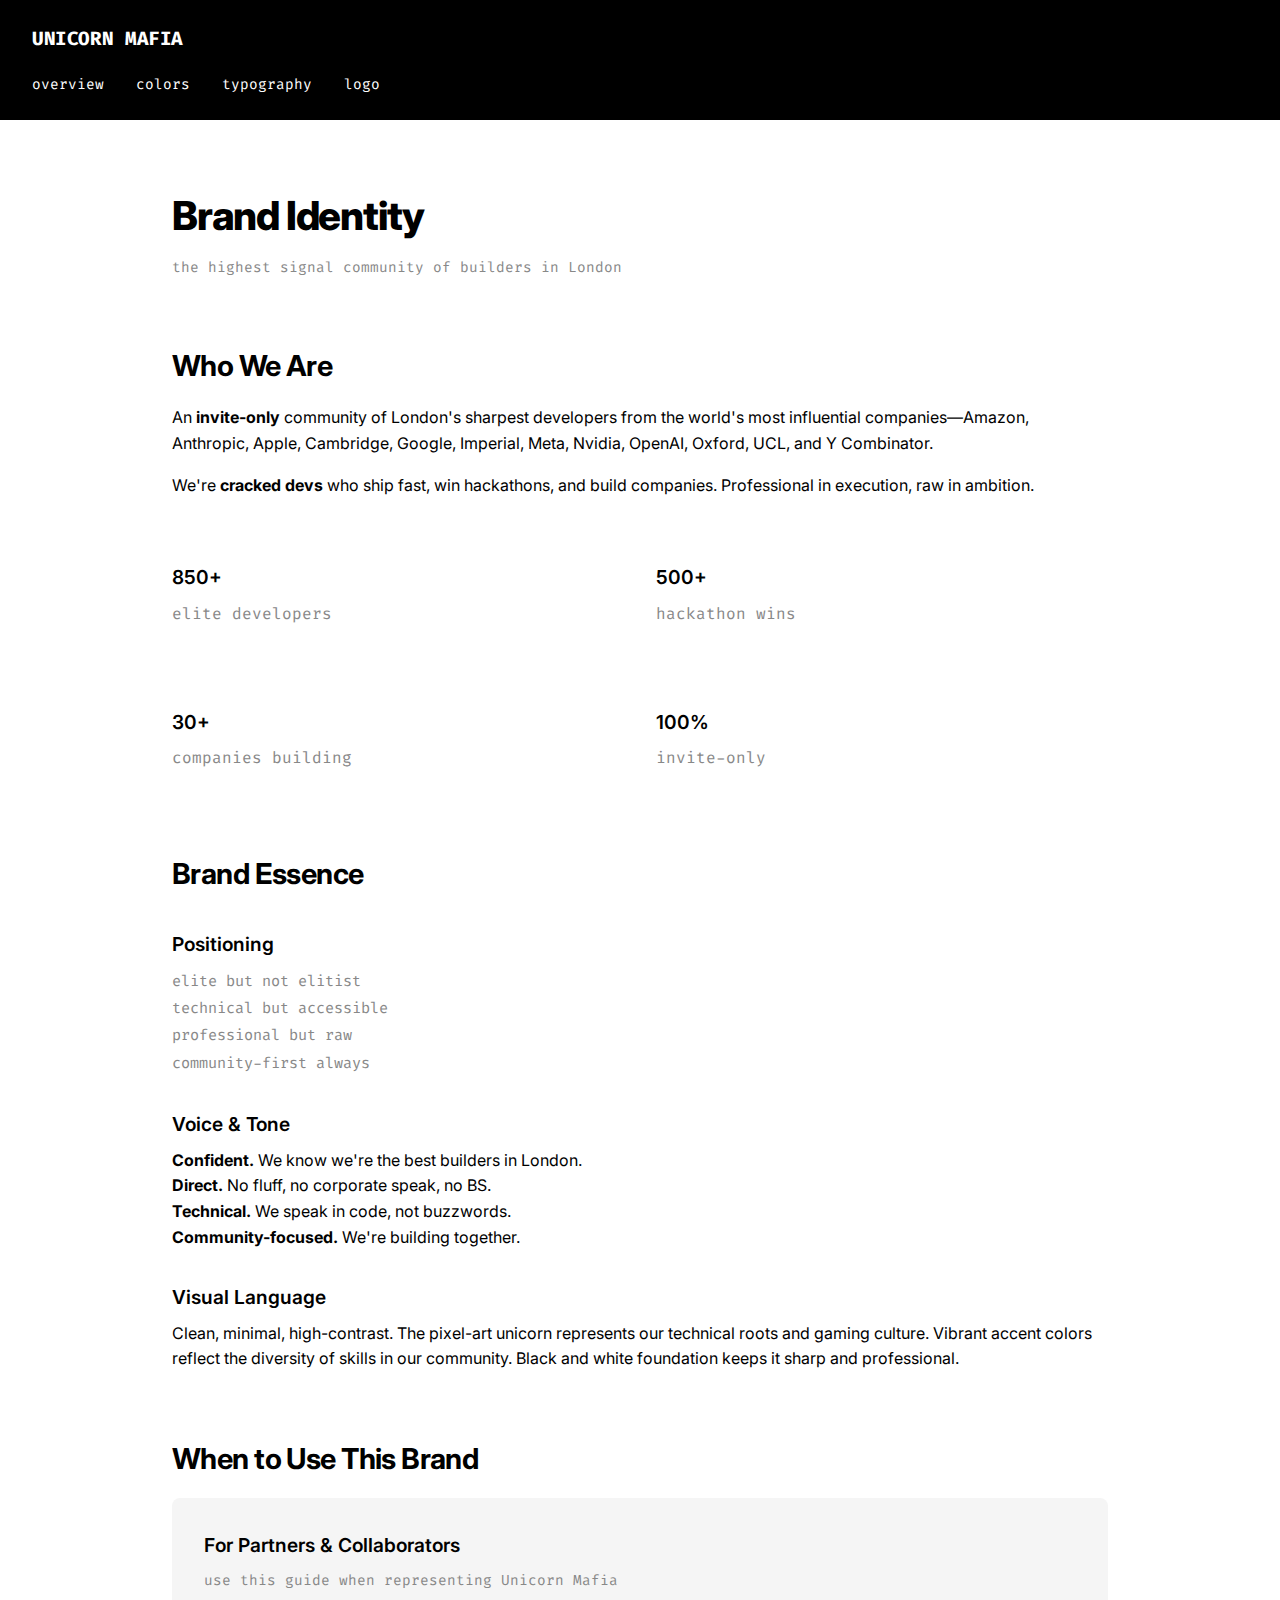
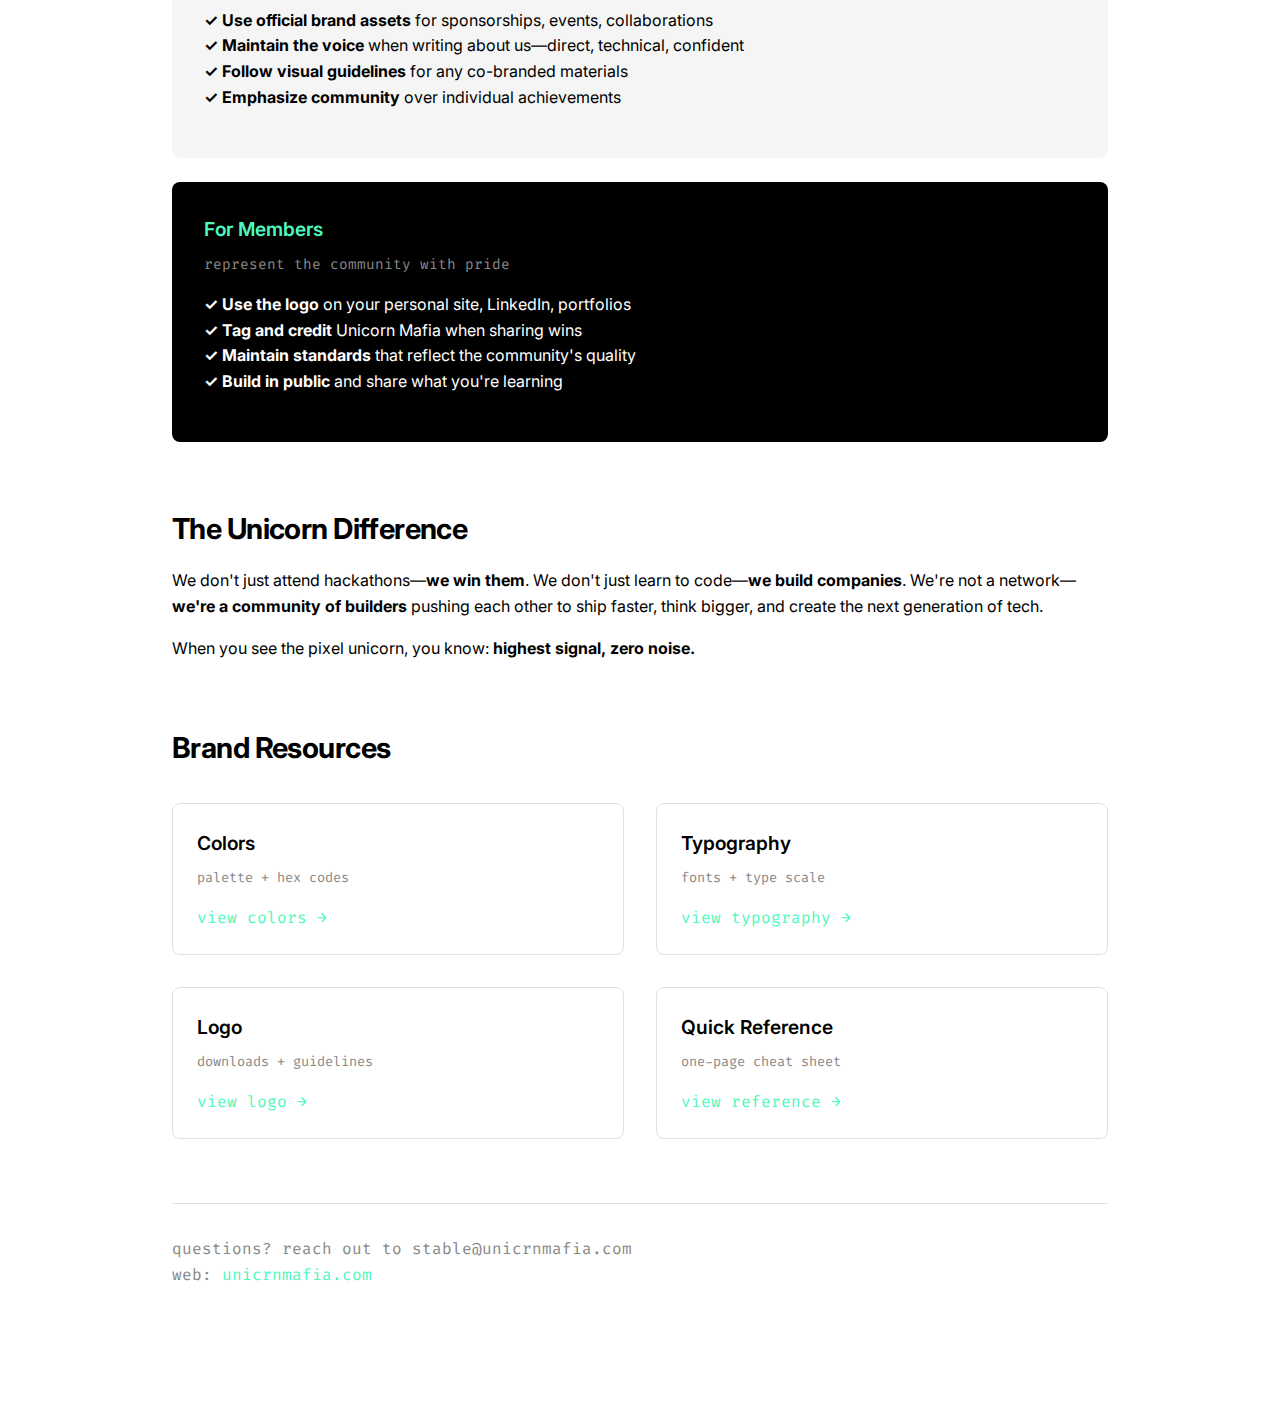
<file: index.html>
<!DOCTYPE html>
<html lang="en">
<head>
    <meta charset="UTF-8">
    <meta name="viewport" content="width=device-width, initial-scale=1.0">
    <title>Unicorn Mafia Brand Guide</title>
    <link rel="stylesheet" href="css/style.css">
    <link href="https://fonts.googleapis.com/css2?family=Inter:wght@400;600;700;800&family=Fira+Code&display=swap" rel="stylesheet">
</head>
<body>
    <nav>
        <a href="index.html" class="brand">UNICORN MAFIA</a>
        <ul>
            <li><a href="index.html">overview</a></li>
            <li><a href="colors.html">colors</a></li>
            <li><a href="typography.html">typography</a></li>
            <li><a href="logo.html">logo</a></li>
        </ul>
    </nav>

    <div class="container">
        <h1>Brand Identity</h1>
        <p class="subtitle">the highest signal community of builders in London</p>

        <section>
            <h2>Who We Are</h2>
            <p>An <strong>invite-only</strong> community of London's sharpest developers from the world's most influential companies—Amazon, Anthropic, Apple, Cambridge, Google, Imperial, Meta, Nvidia, OpenAI, Oxford, UCL, and Y Combinator.</p>
            
            <p>We're <strong>cracked devs</strong> who ship fast, win hackathons, and build companies. Professional in execution, raw in ambition.</p>

            <div class="grid-2" style="margin-top: 2rem;">
                <div>
                    <h3>850+</h3>
                    <p class="mono text-gray">elite developers</p>
                </div>
                <div>
                    <h3>500+</h3>
                    <p class="mono text-gray">hackathon wins</p>
                </div>
                <div>
                    <h3>30+</h3>
                    <p class="mono text-gray">companies building</p>
                </div>
                <div>
                    <h3>100%</h3>
                    <p class="mono text-gray">invite-only</p>
                </div>
            </div>
        </section>

        <section>
            <h2>Brand Essence</h2>
            
            <h3>Positioning</h3>
            <p class="mono text-gray" style="font-size: 0.95rem; line-height: 1.8;">
                elite but not elitist<br>
                technical but accessible<br>
                professional but raw<br>
                community-first always
            </p>

            <h3 style="margin-top: 2rem;">Voice & Tone</h3>
            <p><strong>Confident.</strong> We know we're the best builders in London.<br>
            <strong>Direct.</strong> No fluff, no corporate speak, no BS.<br>
            <strong>Technical.</strong> We speak in code, not buzzwords.<br>
            <strong>Community-focused.</strong> We're building together.</p>

            <h3 style="margin-top: 2rem;">Visual Language</h3>
            <p>Clean, minimal, high-contrast. The pixel-art unicorn represents our technical roots and gaming culture. Vibrant accent colors reflect the diversity of skills in our community. Black and white foundation keeps it sharp and professional.</p>
        </section>

        <section>
            <h2>When to Use This Brand</h2>
            
            <div style="background: #F5F5F5; padding: 2rem; border-radius: 8px; margin-top: 1rem;">
                <h3 style="margin-top: 0;">For Partners & Collaborators</h3>
                <p class="mono text-gray" style="font-size: 0.9rem; margin-bottom: 1rem;">use this guide when representing Unicorn Mafia</p>
                
                <p><strong>✓ Use official brand assets</strong> for sponsorships, events, collaborations<br>
                <strong>✓ Maintain the voice</strong> when writing about us—direct, technical, confident<br>
                <strong>✓ Follow visual guidelines</strong> for any co-branded materials<br>
                <strong>✓ Emphasize community</strong> over individual achievements</p>
            </div>

            <div style="background: #000; color: #fff; padding: 2rem; border-radius: 8px; margin-top: 1.5rem;">
                <h3 style="margin-top: 0; color: #4EF9BD;">For Members</h3>
                <p class="mono" style="font-size: 0.9rem; margin-bottom: 1rem; color: #888;">represent the community with pride</p>
                
                <p><strong>✓ Use the logo</strong> on your personal site, LinkedIn, portfolios<br>
                <strong>✓ Tag and credit</strong> Unicorn Mafia when sharing wins<br>
                <strong>✓ Maintain standards</strong> that reflect the community's quality<br>
                <strong>✓ Build in public</strong> and share what you're learning</p>
            </div>
        </section>

        <section>
            <h2>The Unicorn Difference</h2>
            <p>We don't just attend hackathons—<strong>we win them</strong>. We don't just learn to code—<strong>we build companies</strong>. We're not a network—<strong>we're a community of builders</strong> pushing each other to ship faster, think bigger, and create the next generation of tech.</p>

            <p>When you see the pixel unicorn, you know: <strong>highest signal, zero noise.</strong></p>
        </section>

        <section>
            <h2>Brand Resources</h2>
            <div class="grid-2">
                <div style="border: 1px solid #E0E0E0; padding: 1.5rem; border-radius: 8px;">
                    <h3 style="margin-top: 0;">Colors</h3>
                    <p class="mono text-gray" style="font-size: 0.85rem;">palette + hex codes</p>
                    <a href="colors.html" class="mono" style="color: #4EF9BD; text-decoration: none;">view colors →</a>
                </div>
                <div style="border: 1px solid #E0E0E0; padding: 1.5rem; border-radius: 8px;">
                    <h3 style="margin-top: 0;">Typography</h3>
                    <p class="mono text-gray" style="font-size: 0.85rem;">fonts + type scale</p>
                    <a href="typography.html" class="mono" style="color: #4EF9BD; text-decoration: none;">view typography →</a>
                </div>
                <div style="border: 1px solid #E0E0E0; padding: 1.5rem; border-radius: 8px;">
                    <h3 style="margin-top: 0;">Logo</h3>
                    <p class="mono text-gray" style="font-size: 0.85rem;">downloads + guidelines</p>
                    <a href="logo.html" class="mono" style="color: #4EF9BD; text-decoration: none;">view logo →</a>
                </div>
                <div style="border: 1px solid #E0E0E0; padding: 1.5rem; border-radius: 8px;">
                    <h3 style="margin-top: 0;">Quick Reference</h3>
                    <p class="mono text-gray" style="font-size: 0.85rem;">one-page cheat sheet</p>
                    <a href="quick-reference.html" class="mono" style="color: #4EF9BD; text-decoration: none;">view reference →</a>
                </div>
            </div>
        </section>

        <section style="border-top: 1px solid #E0E0E0; padding-top: 2rem;">
            <p class="mono text-gray">
                questions? reach out to stable@unicrnmafia.com<br>
                web: <a href="https://www.unicrnmafia.com" target="_blank" style="color: #4EF9BD; text-decoration: none;">unicrnmafia.com</a>
            </p>
        </section>
    </div>
</body>
</html>
</file>
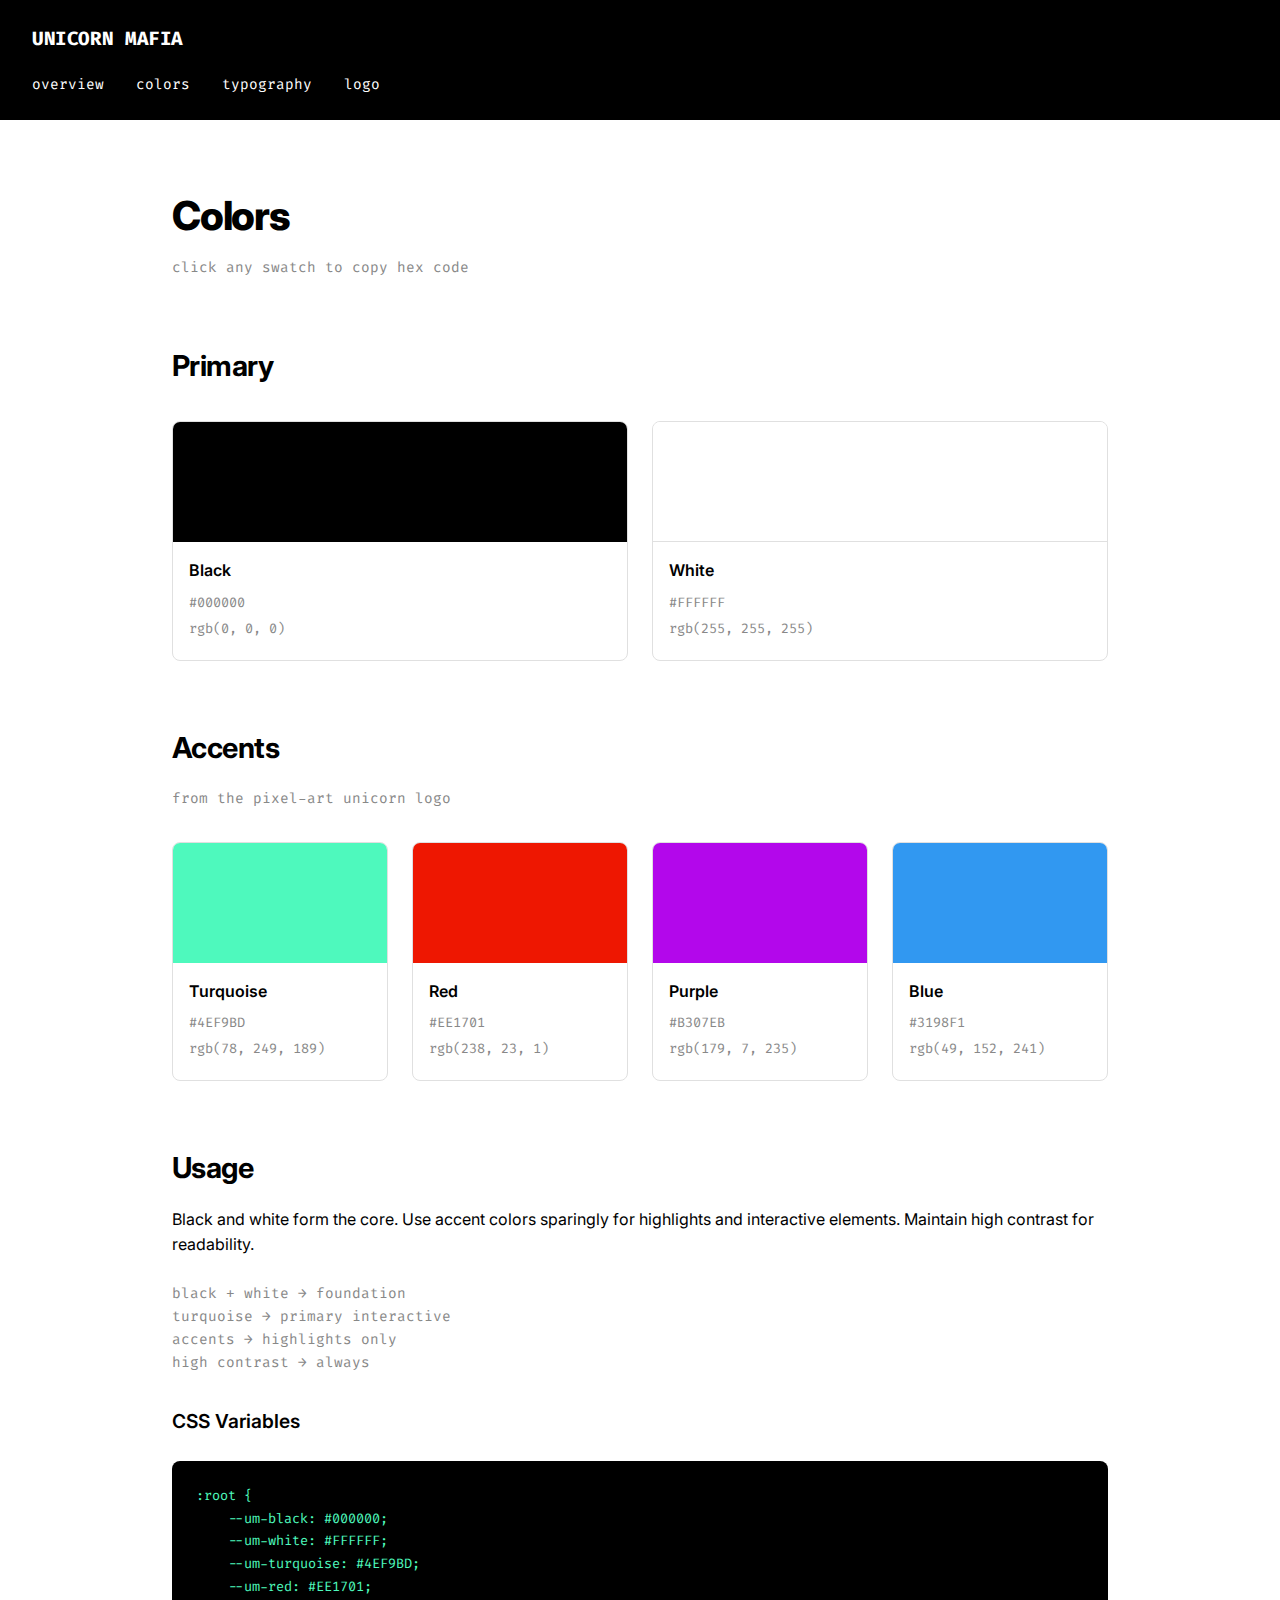
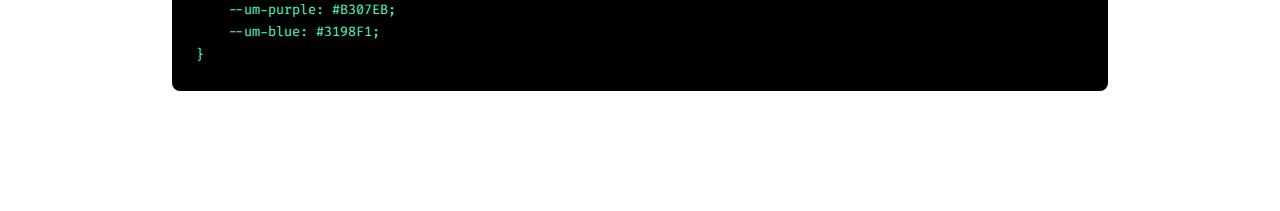
<file: colors.html>
<!DOCTYPE html>
<html lang="en">
<head>
    <meta charset="UTF-8">
    <meta name="viewport" content="width=device-width, initial-scale=1.0">
    <title>Colors - Unicorn Mafia Brand Guide</title>
    <link rel="stylesheet" href="css/style.css">
    <link href="https://fonts.googleapis.com/css2?family=Inter:wght@400;600;700;800&family=Fira+Code&display=swap" rel="stylesheet">
</head>
<body>
    <nav>
        <a href="index.html" class="brand">UNICORN MAFIA</a>
        <ul>
            <li><a href="index.html">overview</a></li>
            <li><a href="colors.html">colors</a></li>
            <li><a href="typography.html">typography</a></li>
            <li><a href="logo.html">logo</a></li>
        </ul>
    </nav>

    <div class="container">
        <h1>Colors</h1>
        <p class="subtitle">click any swatch to copy hex code</p>

        <section>
            <h2>Primary</h2>
            <div class="color-grid">
                <div class="color-card" onclick="copyColor('#000000', this)">
                    <div class="color-swatch" style="background: #000000;"></div>
                    <div class="color-info">
                        <div class="color-name">Black</div>
                        <span class="color-code">#000000</span>
                        <span class="color-code">rgb(0, 0, 0)</span>
                    </div>
                </div>

                <div class="color-card" onclick="copyColor('#FFFFFF', this)">
                    <div class="color-swatch" style="background: #FFFFFF; border-bottom: 1px solid #E0E0E0;"></div>
                    <div class="color-info">
                        <div class="color-name">White</div>
                        <span class="color-code">#FFFFFF</span>
                        <span class="color-code">rgb(255, 255, 255)</span>
                    </div>
                </div>
            </div>
        </section>

        <section>
            <h2>Accents</h2>
            <p class="mono text-gray" style="font-size: 0.9rem; margin-bottom: 1rem;">from the pixel-art unicorn logo</p>
            
            <div class="color-grid">
                <div class="color-card" onclick="copyColor('#4EF9BD', this)">
                    <div class="color-swatch" style="background: #4EF9BD;"></div>
                    <div class="color-info">
                        <div class="color-name">Turquoise</div>
                        <span class="color-code">#4EF9BD</span>
                        <span class="color-code">rgb(78, 249, 189)</span>
                    </div>
                </div>

                <div class="color-card" onclick="copyColor('#EE1701', this)">
                    <div class="color-swatch" style="background: #EE1701;"></div>
                    <div class="color-info">
                        <div class="color-name">Red</div>
                        <span class="color-code">#EE1701</span>
                        <span class="color-code">rgb(238, 23, 1)</span>
                    </div>
                </div>

                <div class="color-card" onclick="copyColor('#B307EB', this)">
                    <div class="color-swatch" style="background: #B307EB;"></div>
                    <div class="color-info">
                        <div class="color-name">Purple</div>
                        <span class="color-code">#B307EB</span>
                        <span class="color-code">rgb(179, 7, 235)</span>
                    </div>
                </div>

                <div class="color-card" onclick="copyColor('#3198F1', this)">
                    <div class="color-swatch" style="background: #3198F1;"></div>
                    <div class="color-info">
                        <div class="color-name">Blue</div>
                        <span class="color-code">#3198F1</span>
                        <span class="color-code">rgb(49, 152, 241)</span>
                    </div>
                </div>
            </div>
        </section>

        <section>
            <h2>Usage</h2>
            <p>Black and white form the core. Use accent colors sparingly for highlights and interactive elements. Maintain high contrast for readability.</p>
            
            <p class="mono text-gray" style="font-size: 0.9rem; margin-top: 1.5rem;">
                black + white → foundation<br>
                turquoise → primary interactive<br>
                accents → highlights only<br>
                high contrast → always
            </p>

            <h3 style="margin-top: 2rem;">CSS Variables</h3>
            <pre><code>:root {
    --um-black: #000000;
    --um-white: #FFFFFF;
    --um-turquoise: #4EF9BD;
    --um-red: #EE1701;
    --um-purple: #B307EB;
    --um-blue: #3198F1;
}</code></pre>
        </section>
    </div>

    <script>
        function copyColor(hex, element) {
            navigator.clipboard.writeText(hex).then(() => {
                const card = element.querySelector('.color-info') || element;
                const originalBG = card.style.background;
                card.style.background = '#4EF9BD';
                setTimeout(() => {
                    card.style.background = originalBG;
                }, 300);
            });
        }
    </script>
</body>
</html>
</file>
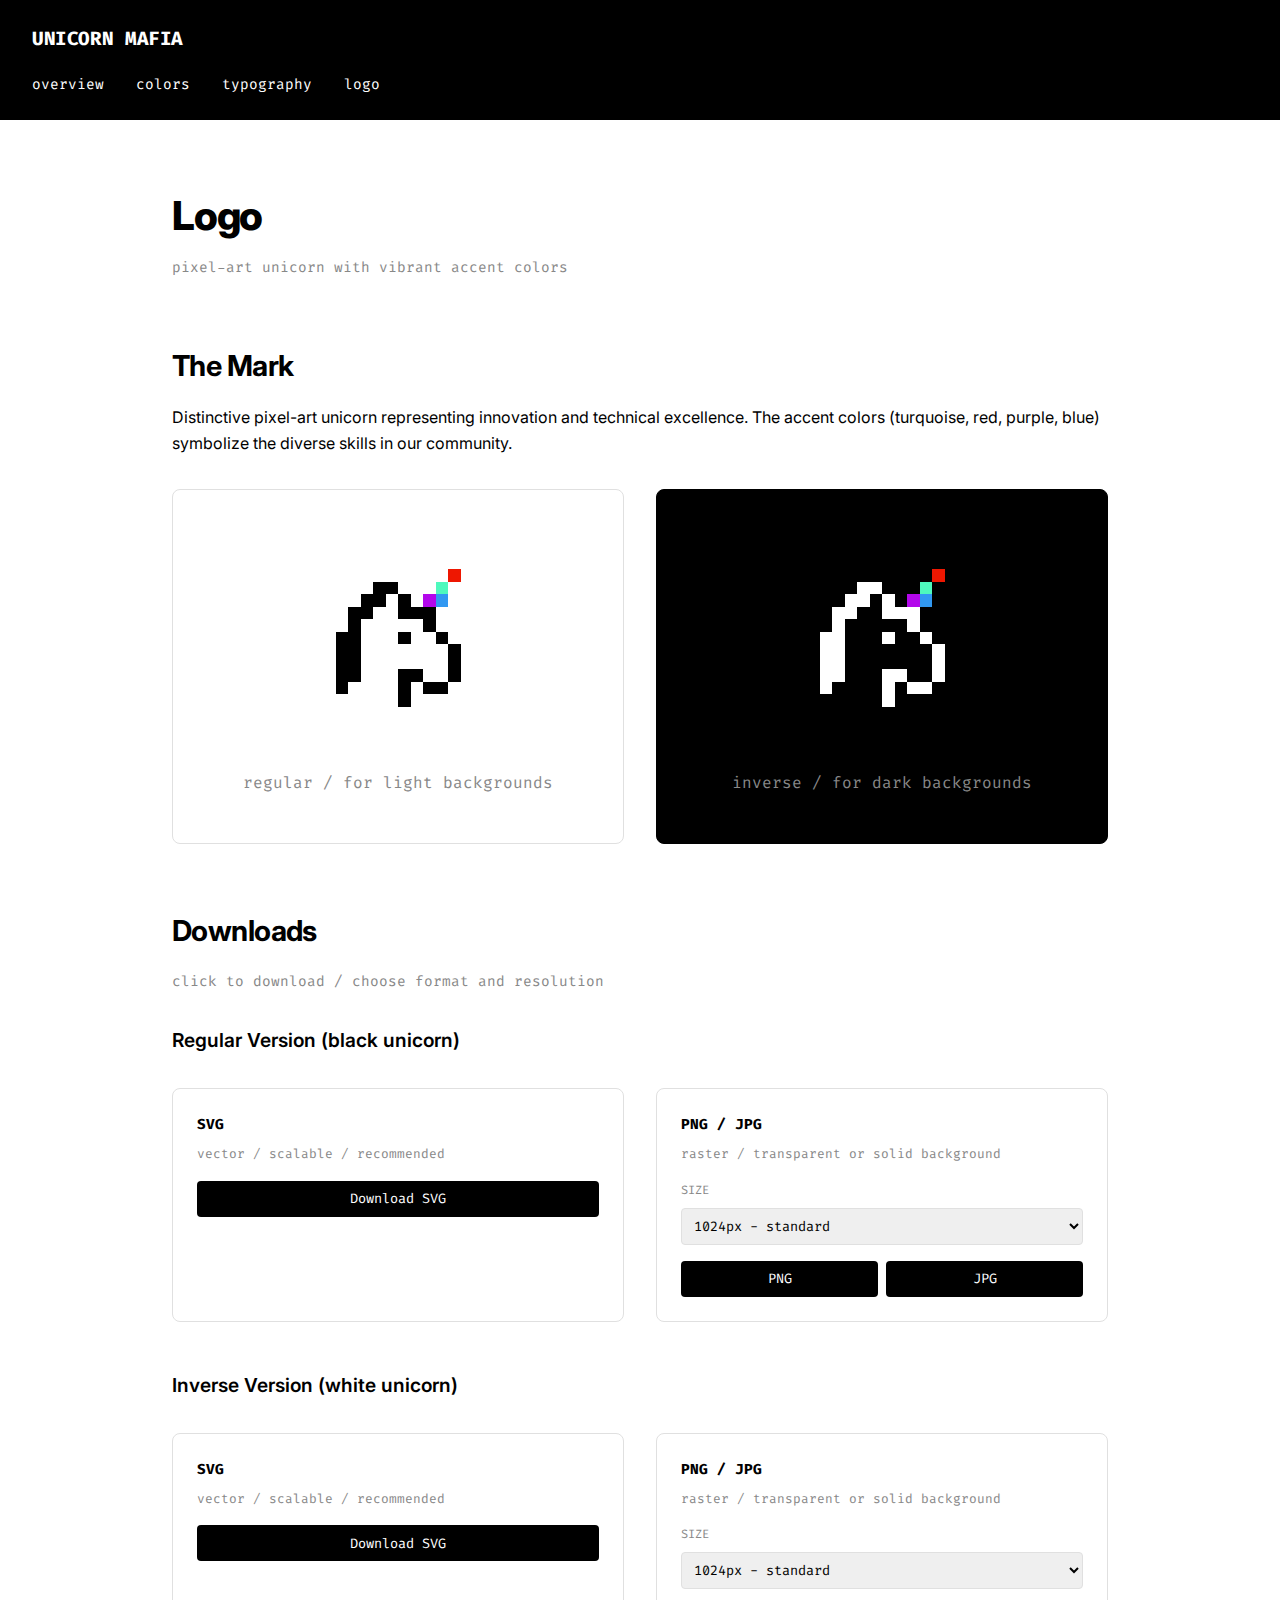
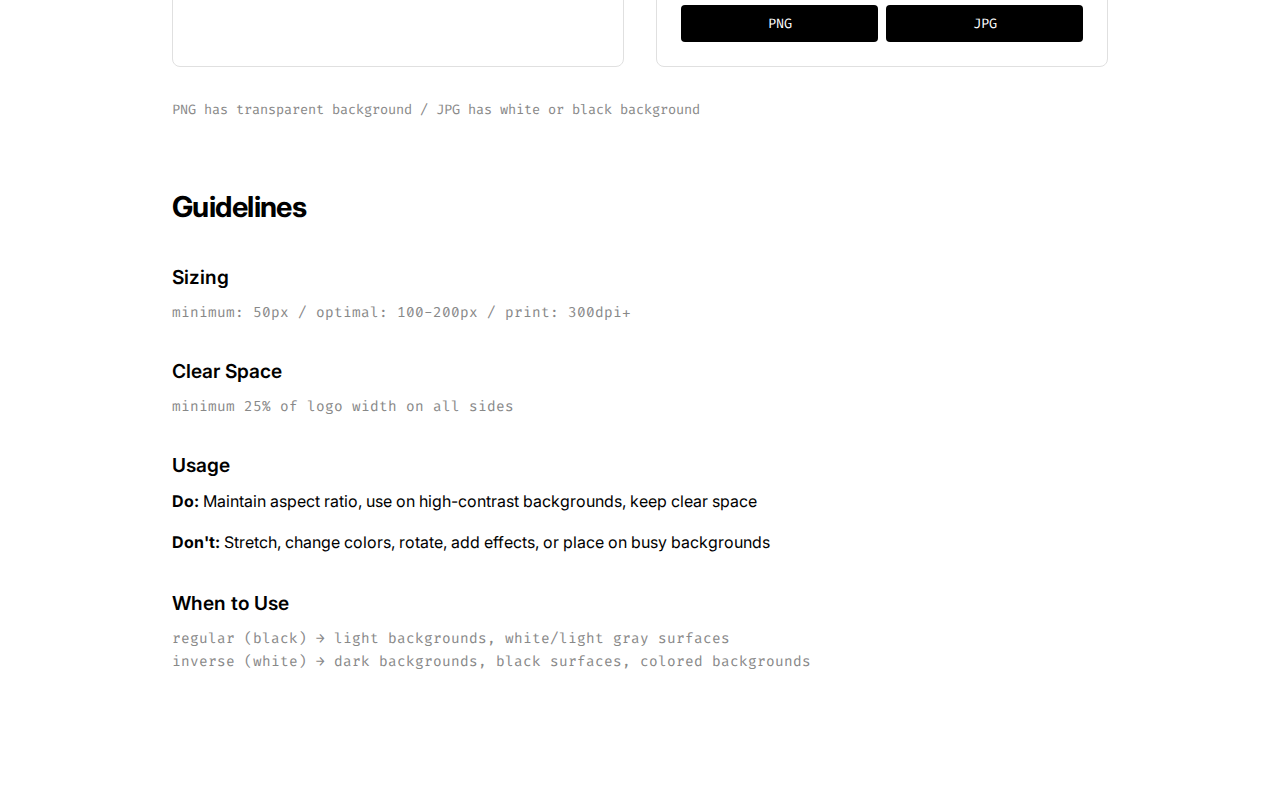
<file: logo.html>
<!DOCTYPE html>
<html lang="en">
<head>
    <meta charset="UTF-8">
    <meta name="viewport" content="width=device-width, initial-scale=1.0">
    <title>Logo - Unicorn Mafia Brand Guide</title>
    <link rel="stylesheet" href="css/style.css">
    <link href="https://fonts.googleapis.com/css2?family=Inter:wght@400;600;700;800&family=Fira+Code&display=swap" rel="stylesheet">
</head>
<body>
    <nav>
        <a href="index.html" class="brand">UNICORN MAFIA</a>
        <ul>
            <li><a href="index.html">overview</a></li>
            <li><a href="colors.html">colors</a></li>
            <li><a href="typography.html">typography</a></li>
            <li><a href="logo.html">logo</a></li>
        </ul>
    </nav>

    <div class="container">
        <h1>Logo</h1>
        <p class="subtitle">pixel-art unicorn with vibrant accent colors</p>

        <section>
            <h2>The Mark</h2>
            <p>Distinctive pixel-art unicorn representing innovation and technical excellence. The accent colors (turquoise, red, purple, blue) symbolize the diverse skills in our community.</p>
            
            <div class="logo-grid">
                <div class="logo-box">
                    <img src="images/UnicornMafia_logo.svg" alt="Unicorn Mafia Logo">
                    <p class="mono text-gray" style="margin-top: 1rem;">regular / for light backgrounds</p>
                </div>

                <div class="logo-box dark">
                    <img src="images/UnicornMafia_logo_inverse.svg" alt="Unicorn Mafia Logo Inverse">
                    <p class="mono" style="color: #888; margin-top: 1rem;">inverse / for dark backgrounds</p>
                </div>
            </div>
        </section>

        <section>
            <h2>Downloads</h2>
            <p class="mono text-gray" style="font-size: 0.9rem; margin-bottom: 2rem;">click to download / choose format and resolution</p>
            
            <h3>Regular Version (black unicorn)</h3>
            <div class="grid-2" style="margin-bottom: 3rem;">
                <div style="border: 1px solid #E0E0E0; border-radius: 8px; padding: 1.5rem;">
                    <h4 class="mono" style="margin: 0 0 0.5rem 0; font-size: 0.9rem;">SVG</h4>
                    <p class="mono text-gray" style="font-size: 0.8rem; margin-bottom: 1rem;">vector / scalable / recommended</p>
                    <button class="download-btn" onclick="downloadFile('images/UnicornMafia_logo.svg', 'UnicornMafia_logo.svg')">
                        Download SVG
                    </button>
                </div>

                <div style="border: 1px solid #E0E0E0; border-radius: 8px; padding: 1.5rem;">
                    <h4 class="mono" style="margin: 0 0 0.5rem 0; font-size: 0.9rem;">PNG / JPG</h4>
                    <p class="mono text-gray" style="font-size: 0.8rem; margin-bottom: 1rem;">raster / transparent or solid background</p>
                    
                    <div style="margin-bottom: 1rem;">
                        <label class="mono text-gray" style="font-size: 0.75rem; display: block; margin-bottom: 0.5rem;">SIZE</label>
                        <select id="regular-size" style="width: 100%; padding: 0.5rem; border: 1px solid #E0E0E0; border-radius: 4px; font-family: 'Fira Code', monospace; font-size: 0.85rem;">
                            <option value="512">512px - web icons</option>
                            <option value="1024" selected>1024px - standard</option>
                            <option value="2048">2048px - retina</option>
                            <option value="4096">4096px - print</option>
                        </select>
                    </div>
                    
                    <div style="display: flex; gap: 0.5rem;">
                        <button class="download-btn" onclick="downloadImage('regular', 'png')" style="flex: 1; padding: 0.6rem;">
                            PNG
                        </button>
                        <button class="download-btn" onclick="downloadImage('regular', 'jpg')" style="flex: 1; padding: 0.6rem; background: #000; color: #fff;">
                            JPG
                        </button>
                    </div>
                </div>
            </div>

            <h3>Inverse Version (white unicorn)</h3>
            <div class="grid-2">
                <div style="border: 1px solid #E0E0E0; border-radius: 8px; padding: 1.5rem;">
                    <h4 class="mono" style="margin: 0 0 0.5rem 0; font-size: 0.9rem;">SVG</h4>
                    <p class="mono text-gray" style="font-size: 0.8rem; margin-bottom: 1rem;">vector / scalable / recommended</p>
                    <button class="download-btn" onclick="downloadFile('images/UnicornMafia_logo_inverse.svg', 'UnicornMafia_logo_inverse.svg')">
                        Download SVG
                    </button>
                </div>

                <div style="border: 1px solid #E0E0E0; border-radius: 8px; padding: 1.5rem;">
                    <h4 class="mono" style="margin: 0 0 0.5rem 0; font-size: 0.9rem;">PNG / JPG</h4>
                    <p class="mono text-gray" style="font-size: 0.8rem; margin-bottom: 1rem;">raster / transparent or solid background</p>
                    
                    <div style="margin-bottom: 1rem;">
                        <label class="mono text-gray" style="font-size: 0.75rem; display: block; margin-bottom: 0.5rem;">SIZE</label>
                        <select id="inverse-size" style="width: 100%; padding: 0.5rem; border: 1px solid #E0E0E0; border-radius: 4px; font-family: 'Fira Code', monospace; font-size: 0.85rem;">
                            <option value="512">512px - web icons</option>
                            <option value="1024" selected>1024px - standard</option>
                            <option value="2048">2048px - retina</option>
                            <option value="4096">4096px - print</option>
                        </select>
                    </div>
                    
                    <div style="display: flex; gap: 0.5rem;">
                        <button class="download-btn" onclick="downloadImage('inverse', 'png')" style="flex: 1; padding: 0.6rem;">
                            PNG
                        </button>
                        <button class="download-btn" onclick="downloadImage('inverse', 'jpg')" style="flex: 1; padding: 0.6rem; background: #000; color: #fff;">
                            JPG
                        </button>
                    </div>
                </div>
            </div>

            <p class="mono text-gray" style="font-size: 0.85rem; margin-top: 2rem;">PNG has transparent background / JPG has white or black background</p>
        </section>

        <section>
            <h2>Guidelines</h2>
            
            <h3>Sizing</h3>
            <p class="mono text-gray" style="font-size: 0.9rem;">minimum: 50px / optimal: 100-200px / print: 300dpi+</p>

            <h3 style="margin-top: 2rem;">Clear Space</h3>
            <p class="mono text-gray" style="font-size: 0.9rem;">minimum 25% of logo width on all sides</p>

            <h3 style="margin-top: 2rem;">Usage</h3>
            <p><strong>Do:</strong> Maintain aspect ratio, use on high-contrast backgrounds, keep clear space</p>
            <p><strong>Don't:</strong> Stretch, change colors, rotate, add effects, or place on busy backgrounds</p>

            <h3 style="margin-top: 2rem;">When to Use</h3>
            <p class="mono text-gray" style="font-size: 0.9rem;">
                regular (black) → light backgrounds, white/light gray surfaces<br>
                inverse (white) → dark backgrounds, black surfaces, colored backgrounds
            </p>
        </section>
    </div>

    <script>
        // Direct SVG download
        function downloadFile(url, filename) {
            const link = document.createElement('a');
            link.href = url;
            link.download = filename;
            document.body.appendChild(link);
            link.click();
            document.body.removeChild(link);
        }

        // Convert SVG to PNG or JPG with custom resolution
        function downloadImage(version, format) {
            // Get selected size
            const sizeSelect = document.getElementById(`${version}-size`);
            const size = parseInt(sizeSelect.value);
            
            // Get SVG filename
            const filename = version === 'inverse' 
                ? 'UnicornMafia_logo_inverse.svg' 
                : 'UnicornMafia_logo.svg';
            
            const img = new Image();
            img.crossOrigin = 'anonymous';
            
            img.onload = function() {
                const canvas = document.createElement('canvas');
                canvas.width = size;
                canvas.height = size;
                const ctx = canvas.getContext('2d');
                
                // Set background based on format
                if (format === 'jpg') {
                    // White background for regular, black for inverse
                    ctx.fillStyle = version === 'inverse' ? '#000000' : '#FFFFFF';
                    ctx.fillRect(0, 0, size, size);
                } else {
                    // Transparent background for PNG
                    ctx.clearRect(0, 0, size, size);
                }
                
                // Draw image
                ctx.drawImage(img, 0, 0, size, size);
                
                // Convert to blob and download
                const mimeType = format === 'jpg' ? 'image/jpeg' : 'image/png';
                const quality = format === 'jpg' ? 0.95 : undefined;
                
                canvas.toBlob(function(blob) {
                    const link = document.createElement('a');
                    link.href = URL.createObjectURL(blob);
                    const suffix = version === 'inverse' ? '_inverse' : '';
                    link.download = `UnicornMafia_logo${suffix}_${size}px.${format}`;
                    document.body.appendChild(link);
                    link.click();
                    document.body.removeChild(link);
                    URL.revokeObjectURL(link.href);
                }, mimeType, quality);
            };
            
            img.onerror = function() {
                alert('Error loading logo. Please try again.');
            };
            
            // Load SVG
            fetch('images/' + filename)
                .then(r => r.text())
                .then(text => {
                    const blob = new Blob([text], { type: 'image/svg+xml' });
                    const url = URL.createObjectURL(blob);
                    img.src = url;
                })
                .catch(err => {
                    alert('Error loading logo. Please try again.');
                    console.error(err);
                });
        }
    </script>
</body>
</html>
</file>
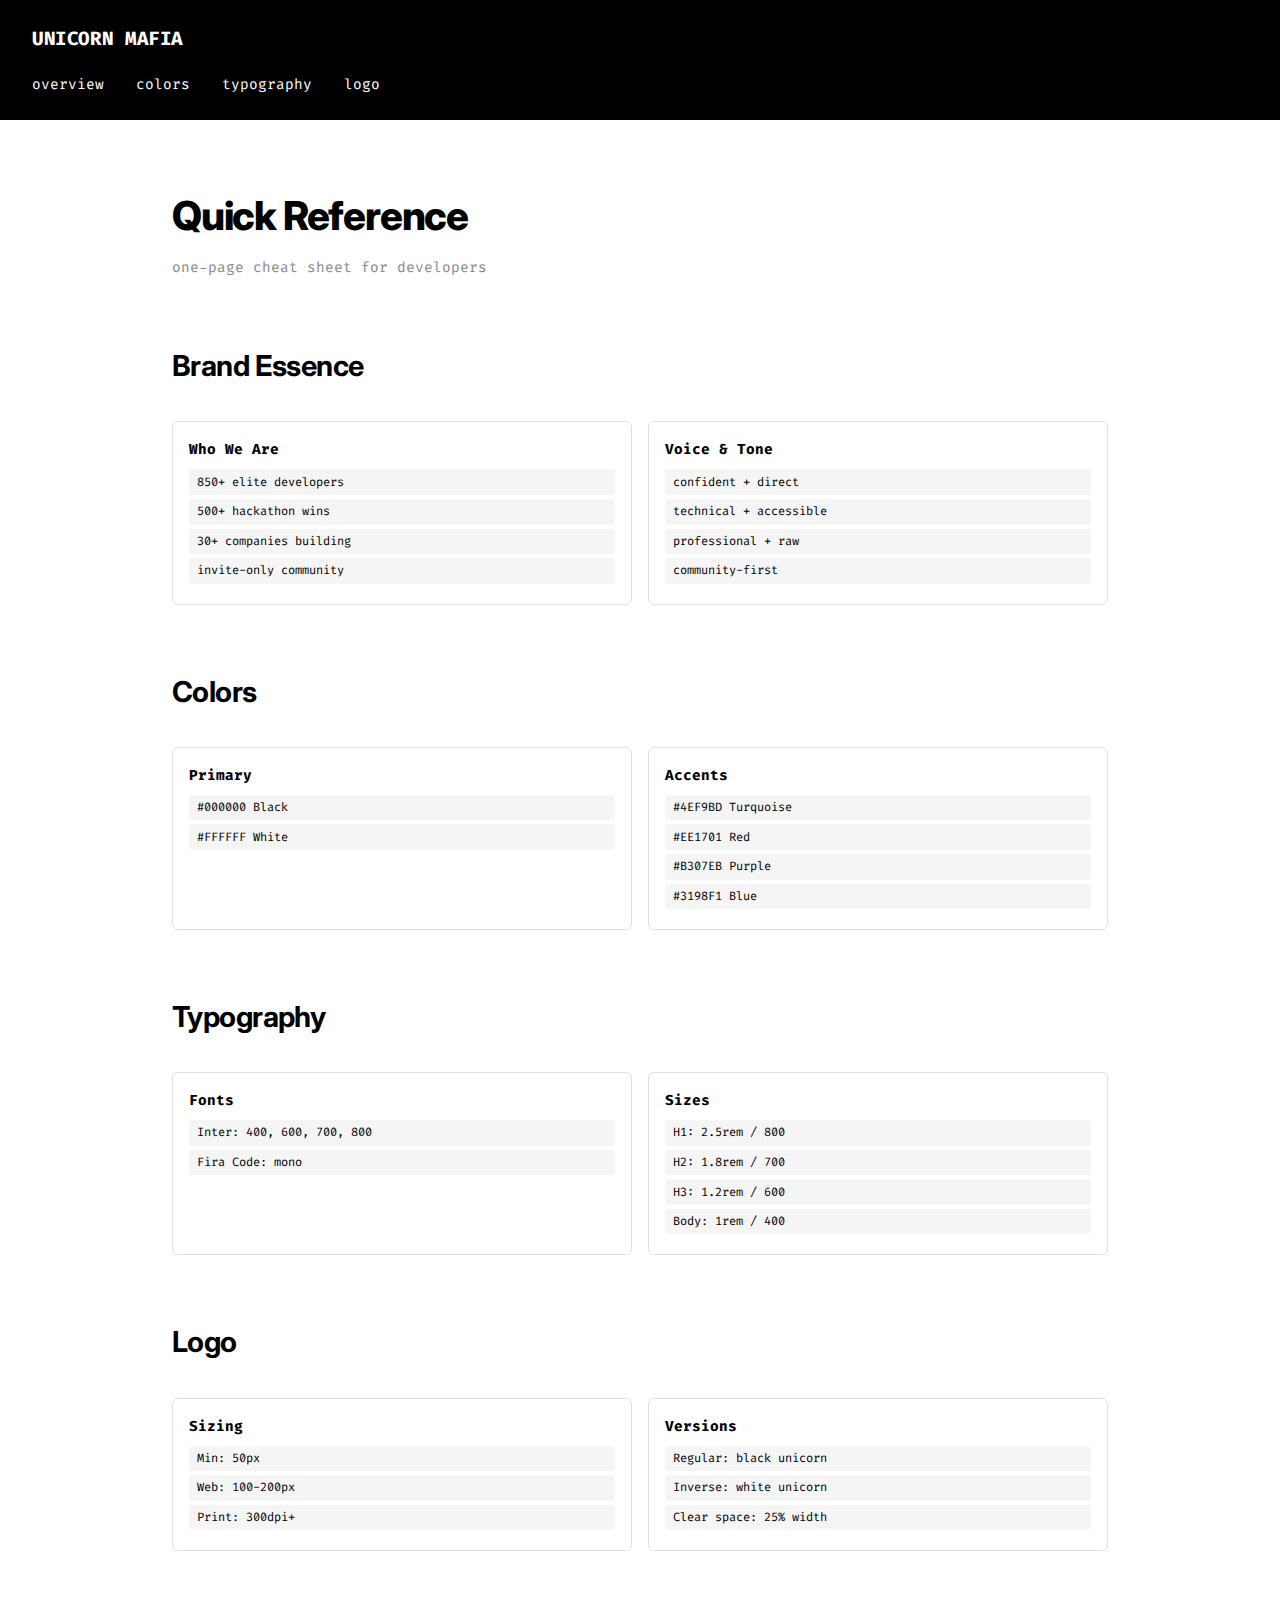
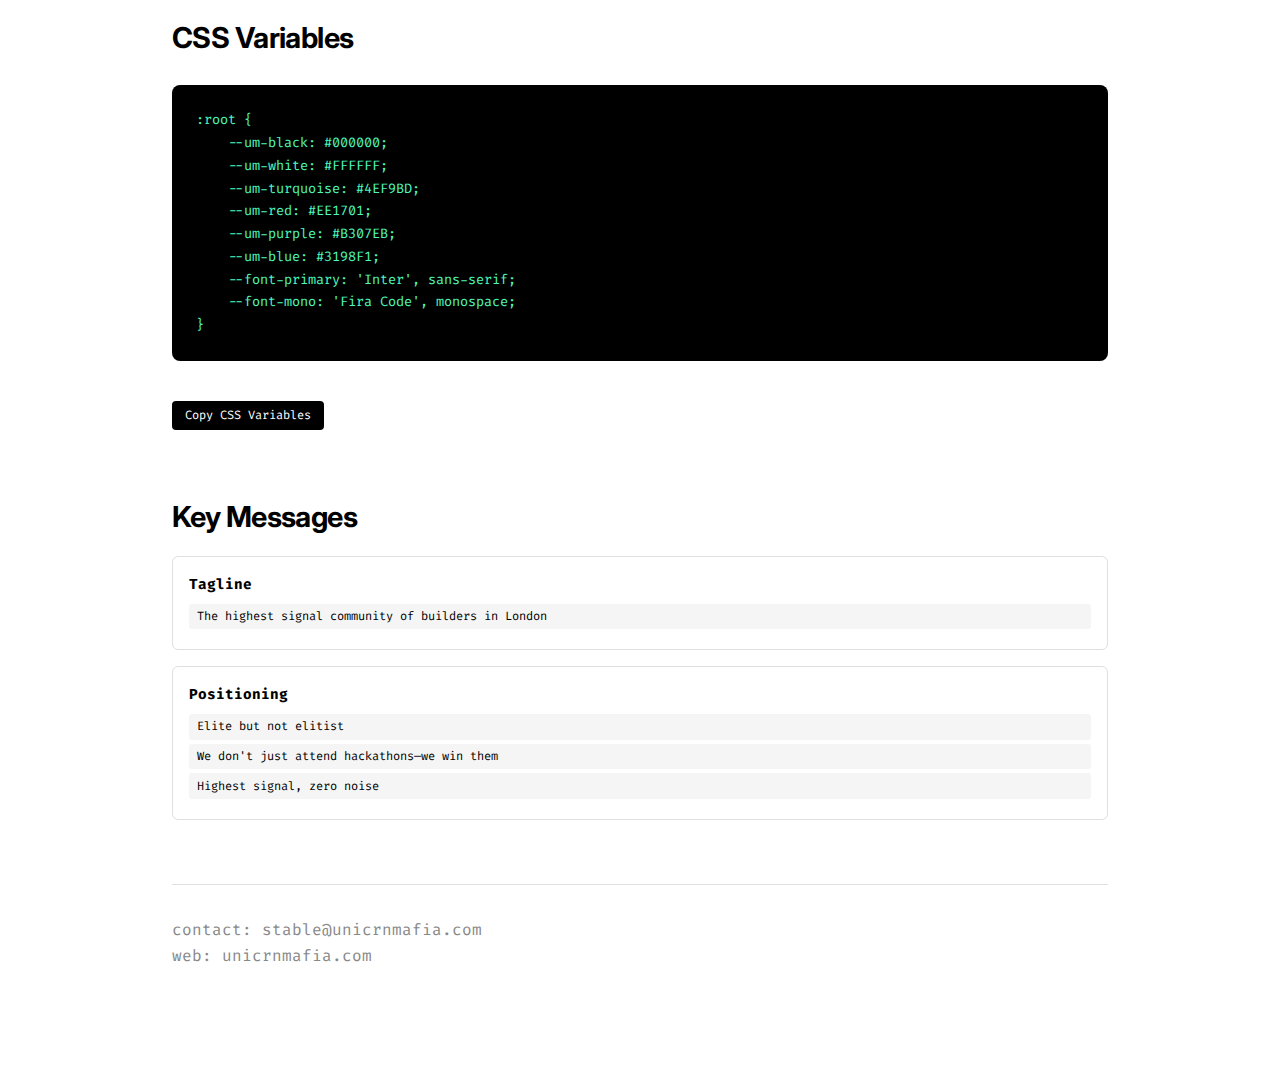
<file: quick-reference.html>
<!DOCTYPE html>
<html lang="en">
<head>
    <meta charset="UTF-8">
    <meta name="viewport" content="width=device-width, initial-scale=1.0">
    <title>Quick Reference - Unicorn Mafia Brand Guide</title>
    <link rel="stylesheet" href="css/style.css">
    <link href="https://fonts.googleapis.com/css2?family=Inter:wght@400;600;700;800&family=Fira+Code&display=swap" rel="stylesheet">
    <style>
        @media print {
            nav { display: none; }
        }
        .ref-grid {
            display: grid;
            grid-template-columns: repeat(auto-fit, minmax(250px, 1fr));
            gap: 1rem;
            margin: 2rem 0;
        }
        .ref-box {
            border: 1px solid #E0E0E0;
            padding: 1rem;
            border-radius: 6px;
        }
        .ref-box h4 {
            font-size: 0.9rem;
            margin-bottom: 0.5rem;
            font-family: 'Fira Code', monospace;
        }
        .ref-box code {
            display: block;
            font-size: 0.75rem;
            margin: 0.25rem 0;
        }
    </style>
</head>
<body>
    <nav>
        <a href="index.html" class="brand">UNICORN MAFIA</a>
        <ul>
            <li><a href="index.html">overview</a></li>
            <li><a href="colors.html">colors</a></li>
            <li><a href="typography.html">typography</a></li>
            <li><a href="logo.html">logo</a></li>
        </ul>
    </nav>

    <div class="container">
        <h1>Quick Reference</h1>
        <p class="subtitle">one-page cheat sheet for developers</p>

        <section>
            <h2>Brand Essence</h2>
            <div class="ref-grid">
                <div class="ref-box">
                    <h4>Who We Are</h4>
                    <code>850+ elite developers</code>
                    <code>500+ hackathon wins</code>
                    <code>30+ companies building</code>
                    <code>invite-only community</code>
                </div>
                <div class="ref-box">
                    <h4>Voice & Tone</h4>
                    <code>confident + direct</code>
                    <code>technical + accessible</code>
                    <code>professional + raw</code>
                    <code>community-first</code>
                </div>
            </div>
        </section>

        <section>
            <h2>Colors</h2>
            <div class="ref-grid">
                <div class="ref-box">
                    <h4>Primary</h4>
                    <code>#000000 Black</code>
                    <code>#FFFFFF White</code>
                </div>
                <div class="ref-box">
                    <h4>Accents</h4>
                    <code>#4EF9BD Turquoise</code>
                    <code>#EE1701 Red</code>
                    <code>#B307EB Purple</code>
                    <code>#3198F1 Blue</code>
                </div>
            </div>
        </section>

        <section>
            <h2>Typography</h2>
            <div class="ref-grid">
                <div class="ref-box">
                    <h4>Fonts</h4>
                    <code>Inter: 400, 600, 700, 800</code>
                    <code>Fira Code: mono</code>
                </div>
                <div class="ref-box">
                    <h4>Sizes</h4>
                    <code>H1: 2.5rem / 800</code>
                    <code>H2: 1.8rem / 700</code>
                    <code>H3: 1.2rem / 600</code>
                    <code>Body: 1rem / 400</code>
                </div>
            </div>
        </section>

        <section>
            <h2>Logo</h2>
            <div class="ref-grid">
                <div class="ref-box">
                    <h4>Sizing</h4>
                    <code>Min: 50px</code>
                    <code>Web: 100-200px</code>
                    <code>Print: 300dpi+</code>
                </div>
                <div class="ref-box">
                    <h4>Versions</h4>
                    <code>Regular: black unicorn</code>
                    <code>Inverse: white unicorn</code>
                    <code>Clear space: 25% width</code>
                </div>
            </div>
        </section>

        <section>
            <h2>CSS Variables</h2>
            <pre><code>:root {
    --um-black: #000000;
    --um-white: #FFFFFF;
    --um-turquoise: #4EF9BD;
    --um-red: #EE1701;
    --um-purple: #B307EB;
    --um-blue: #3198F1;
    --font-primary: 'Inter', sans-serif;
    --font-mono: 'Fira Code', monospace;
}</code></pre>
            
            <button class="copy-btn" onclick="copyCSS()" style="margin-top: 1rem;">Copy CSS Variables</button>
        </section>

        <section>
            <h2>Key Messages</h2>
            <div class="ref-box" style="margin-top: 1rem;">
                <h4>Tagline</h4>
                <code>The highest signal community of builders in London</code>
            </div>
            <div class="ref-box" style="margin-top: 1rem;">
                <h4>Positioning</h4>
                <code>Elite but not elitist</code>
                <code>We don't just attend hackathons—we win them</code>
                <code>Highest signal, zero noise</code>
            </div>
        </section>

        <section style="border-top: 1px solid #E0E0E0; padding-top: 2rem;">
            <p class="mono text-gray">
                contact: stable@unicrnmafia.com<br>
                web: unicrnmafia.com
            </p>
        </section>
    </div>

    <script>
        function copyCSS() {
            const css = `:root {
    --um-black: #000000;
    --um-white: #FFFFFF;
    --um-turquoise: #4EF9BD;
    --um-red: #EE1701;
    --um-purple: #B307EB;
    --um-blue: #3198F1;
    --font-primary: 'Inter', sans-serif;
    --font-mono: 'Fira Code', monospace;
}`;
            navigator.clipboard.writeText(css).then(() => {
                alert('✓ CSS variables copied!');
            });
        }
    </script>
</body>
</html>
</file>
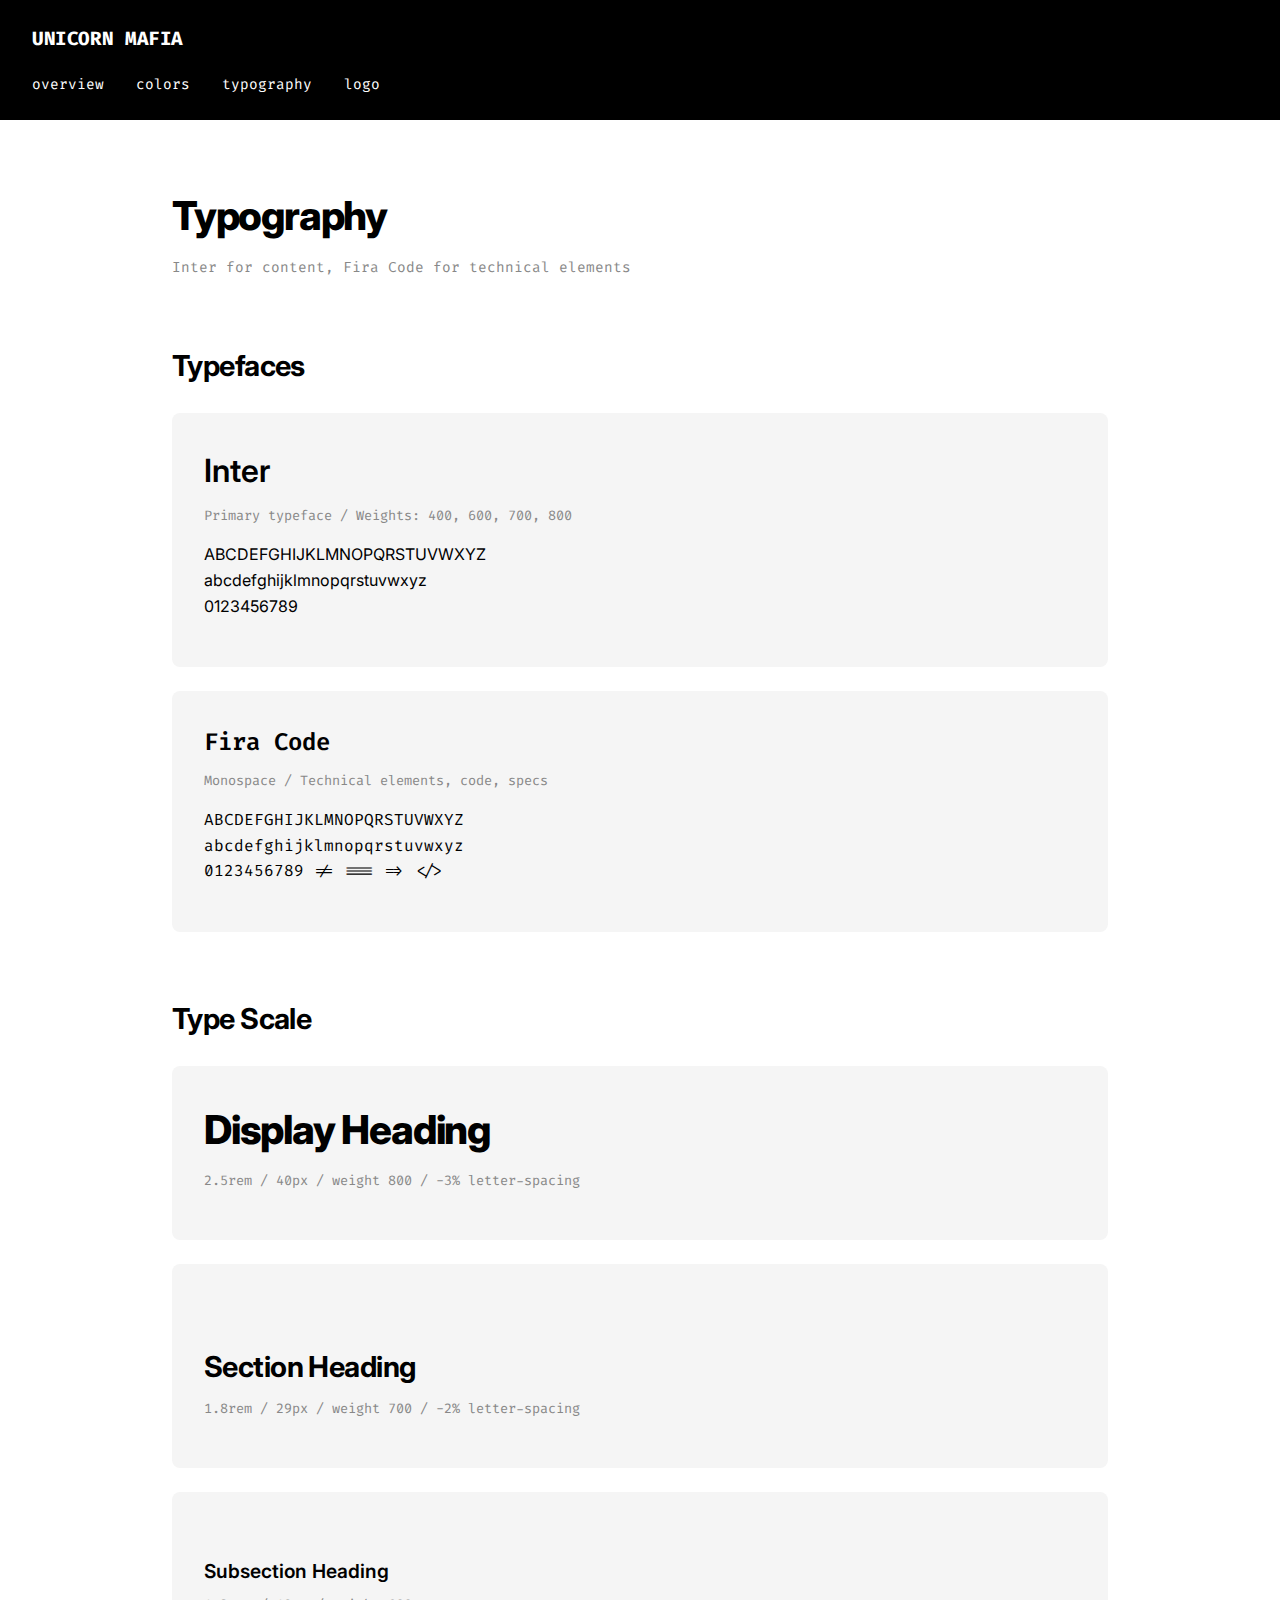
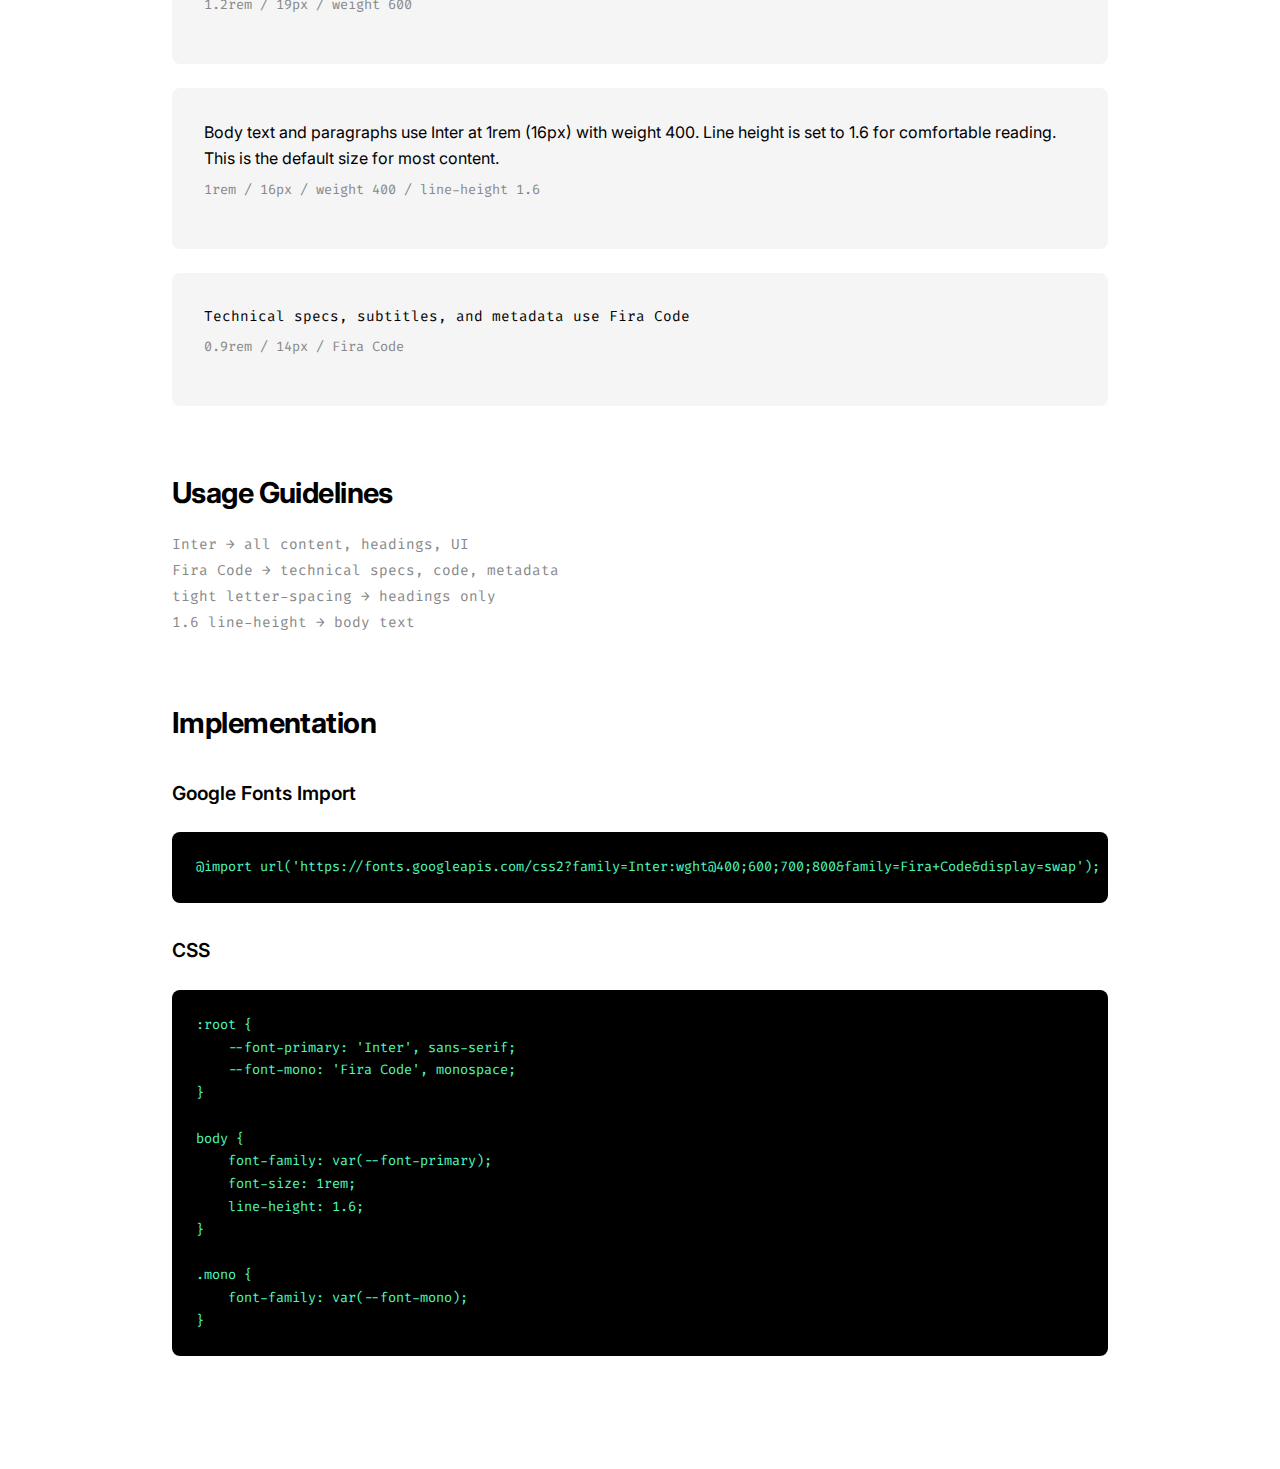
<file: typography.html>
<!DOCTYPE html>
<html lang="en">
<head>
    <meta charset="UTF-8">
    <meta name="viewport" content="width=device-width, initial-scale=1.0">
    <title>Typography - Unicorn Mafia Brand Guide</title>
    <link rel="stylesheet" href="css/style.css">
    <link href="https://fonts.googleapis.com/css2?family=Inter:wght@400;600;700;800&family=Fira+Code&display=swap" rel="stylesheet">
</head>
<body>
    <nav>
        <a href="index.html" class="brand">UNICORN MAFIA</a>
        <ul>
            <li><a href="index.html">overview</a></li>
            <li><a href="colors.html">colors</a></li>
            <li><a href="typography.html">typography</a></li>
            <li><a href="logo.html">logo</a></li>
        </ul>
    </nav>

    <div class="container">
        <h1>Typography</h1>
        <p class="subtitle">Inter for content, Fira Code for technical elements</p>

        <section>
            <h2>Typefaces</h2>
            
            <div class="type-demo">
                <h3 style="font-family: 'Inter', sans-serif; font-size: 2rem; margin: 0;">Inter</h3>
                <p class="type-spec">Primary typeface / Weights: 400, 600, 700, 800</p>
                <p style="margin-top: 1rem;">ABCDEFGHIJKLMNOPQRSTUVWXYZ<br>abcdefghijklmnopqrstuvwxyz<br>0123456789</p>
            </div>

            <div class="type-demo">
                <h3 style="font-family: 'Fira Code', monospace; font-size: 1.5rem; margin: 0;">Fira Code</h3>
                <p class="type-spec">Monospace / Technical elements, code, specs</p>
                <p style="margin-top: 1rem; font-family: 'Fira Code', monospace;">ABCDEFGHIJKLMNOPQRSTUVWXYZ<br>abcdefghijklmnopqrstuvwxyz<br>0123456789 != === => &lt;/&gt;</p>
            </div>
        </section>

        <section>
            <h2>Type Scale</h2>
            
            <div class="type-demo">
                <h1 style="margin-bottom: 0.5rem;">Display Heading</h1>
                <p class="type-spec">2.5rem / 40px / weight 800 / -3% letter-spacing</p>
            </div>

            <div class="type-demo">
                <h2 style="margin-bottom: 0.5rem;">Section Heading</h2>
                <p class="type-spec">1.8rem / 29px / weight 700 / -2% letter-spacing</p>
            </div>

            <div class="type-demo">
                <h3 style="margin-bottom: 0.5rem;">Subsection Heading</h3>
                <p class="type-spec">1.2rem / 19px / weight 600</p>
            </div>

            <div class="type-demo">
                <p style="margin-bottom: 0.5rem;">Body text and paragraphs use Inter at 1rem (16px) with weight 400. Line height is set to 1.6 for comfortable reading. This is the default size for most content.</p>
                <p class="type-spec">1rem / 16px / weight 400 / line-height 1.6</p>
            </div>

            <div class="type-demo">
                <p class="mono" style="margin-bottom: 0.5rem; font-size: 0.9rem;">Technical specs, subtitles, and metadata use Fira Code</p>
                <p class="type-spec">0.9rem / 14px / Fira Code</p>
            </div>
        </section>

        <section>
            <h2>Usage Guidelines</h2>
            <p class="mono text-gray" style="font-size: 0.9rem; line-height: 1.8;">
                Inter → all content, headings, UI<br>
                Fira Code → technical specs, code, metadata<br>
                tight letter-spacing → headings only<br>
                1.6 line-height → body text
            </p>
        </section>

        <section>
            <h2>Implementation</h2>
            
            <h3>Google Fonts Import</h3>
            <pre><code>@import url('https://fonts.googleapis.com/css2?family=Inter:wght@400;600;700;800&family=Fira+Code&display=swap');</code></pre>

            <h3>CSS</h3>
            <pre><code>:root {
    --font-primary: 'Inter', sans-serif;
    --font-mono: 'Fira Code', monospace;
}

body {
    font-family: var(--font-primary);
    font-size: 1rem;
    line-height: 1.6;
}

.mono {
    font-family: var(--font-mono);
}</code></pre>
        </section>
    </div>
</body>
</html>
</file>
<file: css/style.css>
/* Unicorn Mafia Brand Style Guide - Minimal & Clean */

:root {
    --um-black: #000000;
    --um-white: #FFFFFF;
    --um-red: #EE1701;
    --um-turquoise: #4EF9BD;
    --um-purple: #B307EB;
    --um-blue: #3198F1;
    --um-gray: #888888;
    --um-gray-light: #F5F5F5;
    
    --font-primary: 'Inter', -apple-system, BlinkMacSystemFont, sans-serif;
    --font-mono: 'Fira Code', monospace;
}

* {
    margin: 0;
    padding: 0;
    box-sizing: border-box;
}

body {
    font-family: var(--font-primary);
    background: var(--um-white);
    color: var(--um-black);
    line-height: 1.6;
}

/* Navigation */
nav {
    background: var(--um-black);
    padding: 1.5rem 2rem;
    position: sticky;
    top: 0;
    z-index: 100;
}

nav .brand {
    color: var(--um-white);
    font-size: 1.2rem;
    font-weight: 700;
    text-decoration: none;
    letter-spacing: -0.02em;
}

nav ul {
    list-style: none;
    display: flex;
    gap: 2rem;
    margin-top: 1rem;
    flex-wrap: wrap;
}

nav a {
    color: var(--um-white);
    text-decoration: none;
    font-size: 0.9rem;
    font-family: var(--font-mono);
    transition: color 0.2s;
}

nav a:hover {
    color: var(--um-turquoise);
}

/* Container */
.container {
    max-width: 1000px;
    margin: 0 auto;
    padding: 4rem 2rem;
}

/* Typography */
h1 {
    font-size: 2.5rem;
    font-weight: 800;
    margin-bottom: 0.5rem;
    letter-spacing: -0.03em;
}

h2 {
    font-size: 1.8rem;
    font-weight: 700;
    margin: 3rem 0 1rem 0;
    letter-spacing: -0.02em;
}

h3 {
    font-size: 1.2rem;
    font-weight: 600;
    margin: 2rem 0 0.5rem 0;
}

.subtitle {
    font-family: var(--font-mono);
    font-size: 0.9rem;
    color: var(--um-gray);
    margin-bottom: 2rem;
}

p {
    margin-bottom: 1rem;
}

/* Color Grid */
.color-grid {
    display: grid;
    grid-template-columns: repeat(auto-fit, minmax(200px, 1fr));
    gap: 1.5rem;
    margin: 2rem 0;
}

.color-card {
    background: var(--um-white);
    border: 1px solid #E0E0E0;
    border-radius: 8px;
    overflow: hidden;
    transition: transform 0.2s, box-shadow 0.2s;
    cursor: pointer;
}

.color-card:hover {
    transform: translateY(-2px);
    box-shadow: 0 4px 12px rgba(0,0,0,0.1);
}

.color-swatch {
    height: 120px;
    width: 100%;
}

.color-info {
    padding: 1rem;
}

.color-name {
    font-weight: 600;
    margin-bottom: 0.5rem;
}

.color-code {
    font-family: var(--font-mono);
    font-size: 0.85rem;
    color: var(--um-gray);
    display: block;
    margin: 0.25rem 0;
}

.copy-btn {
    background: var(--um-black);
    color: var(--um-white);
    border: none;
    padding: 0.4rem 0.8rem;
    border-radius: 4px;
    font-family: var(--font-mono);
    font-size: 0.75rem;
    cursor: pointer;
    margin-top: 0.5rem;
    transition: background 0.2s;
}

.copy-btn:hover {
    background: var(--um-turquoise);
    color: var(--um-black);
}

.copied {
    background: var(--um-turquoise) !important;
    color: var(--um-black) !important;
}

/* Typography Samples */
.type-demo {
    background: var(--um-gray-light);
    padding: 2rem;
    margin: 1.5rem 0;
    border-radius: 8px;
}

.type-spec {
    font-family: var(--font-mono);
    font-size: 0.85rem;
    color: var(--um-gray);
    margin-top: 0.5rem;
}

/* Logo Grid */
.logo-grid {
    display: grid;
    grid-template-columns: repeat(auto-fit, minmax(250px, 1fr));
    gap: 2rem;
    margin: 2rem 0;
}

.logo-box {
    border: 1px solid #E0E0E0;
    border-radius: 8px;
    padding: 2rem;
    text-align: center;
    min-height: 300px;
    display: flex;
    flex-direction: column;
    align-items: center;
    justify-content: center;
}

.logo-box.dark {
    background: var(--um-black);
    border-color: var(--um-black);
}

.logo-box img {
    max-width: 200px;
    margin: 1rem auto;
}

.download-group {
    margin-top: 2rem;
    width: 100%;
}

.download-group select {
    width: 100%;
    padding: 0.5rem;
    font-family: var(--font-mono);
    font-size: 0.85rem;
    border: 1px solid #E0E0E0;
    border-radius: 4px;
    margin-bottom: 0.5rem;
}

.download-btn {
    width: 100%;
    background: var(--um-black);
    color: var(--um-white);
    border: none;
    padding: 0.6rem;
    border-radius: 4px;
    font-family: var(--font-mono);
    font-size: 0.85rem;
    cursor: pointer;
    transition: background 0.2s;
}

.download-btn:hover {
    background: var(--um-turquoise);
    color: var(--um-black);
}

/* Grid Layouts */
.grid-2 {
    display: grid;
    grid-template-columns: repeat(auto-fit, minmax(300px, 1fr));
    gap: 2rem;
    margin: 2rem 0;
}

/* Code Blocks */
code {
    font-family: var(--font-mono);
    background: var(--um-gray-light);
    padding: 0.2rem 0.5rem;
    border-radius: 3px;
    font-size: 0.85rem;
}

pre {
    background: var(--um-black);
    color: var(--um-turquoise);
    padding: 1.5rem;
    border-radius: 8px;
    overflow-x: auto;
    margin: 1.5rem 0;
    font-size: 0.85rem;
}

pre code {
    background: none;
    color: var(--um-turquoise);
    padding: 0;
}

/* Section */
section {
    margin: 4rem 0;
}

/* Utilities */
.mono {
    font-family: var(--font-mono);
}

.text-gray {
    color: var(--um-gray);
}

.mt-2 {
    margin-top: 2rem;
}

/* Responsive */
@media (max-width: 768px) {
    h1 {
        font-size: 2rem;
    }
    
    h2 {
        font-size: 1.5rem;
    }
    
    nav ul {
        gap: 1rem;
    }
    
    .container {
        padding: 2rem 1rem;
    }
}
</file>
